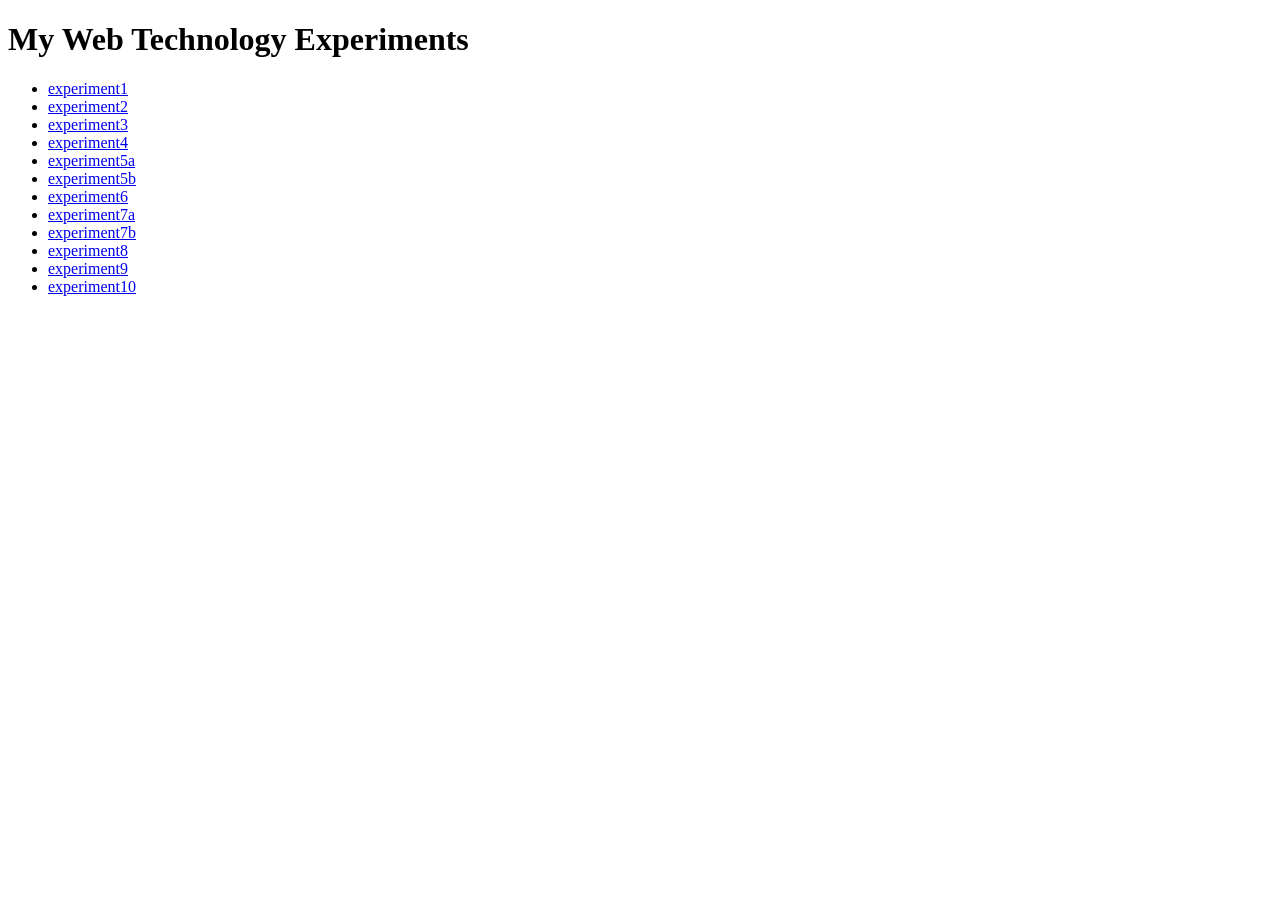
<file: index.html>
<!DOCTYPE html>
<html>
<head>
    <title>Web Technology Experiments</title>
</head>
<body>

    <h1>My Web Technology Experiments</h1>

    <ul>
        <li><a href="experiment1.html">experiment1</a></li>
        <li><a href="experiment2.html">experiment2</a></li>
        <li><a href="experiment3.html">experiment3</a></li>
        <li><a href="experiment4.html">experiment4</a></li>
        <li><a href="experiment5a.html">experiment5a</a></li>
        <li><a href="experiment5b.html">experiment5b</a></li>
        <li><a href="experiment6.html">experiment6</a></li>
        <li><a href="experiment7a.html">experiment7a</a></li>
        <li><a href="experiment7b.html">experiment7b</a></li>
        <li><a href="https://jumana.infinityfreeapp.com/portfolio.php">experiment8</a></li>
        <li><a href="https://jumana.infinityfreeapp.com/easybuy">experiment9</a></li>
        <li><a href="https://jumana.infinityfreeapp.com/experiment10">experiment10</a></li>
        
        
        
        
    </ul>

</body>

</html>
</file>
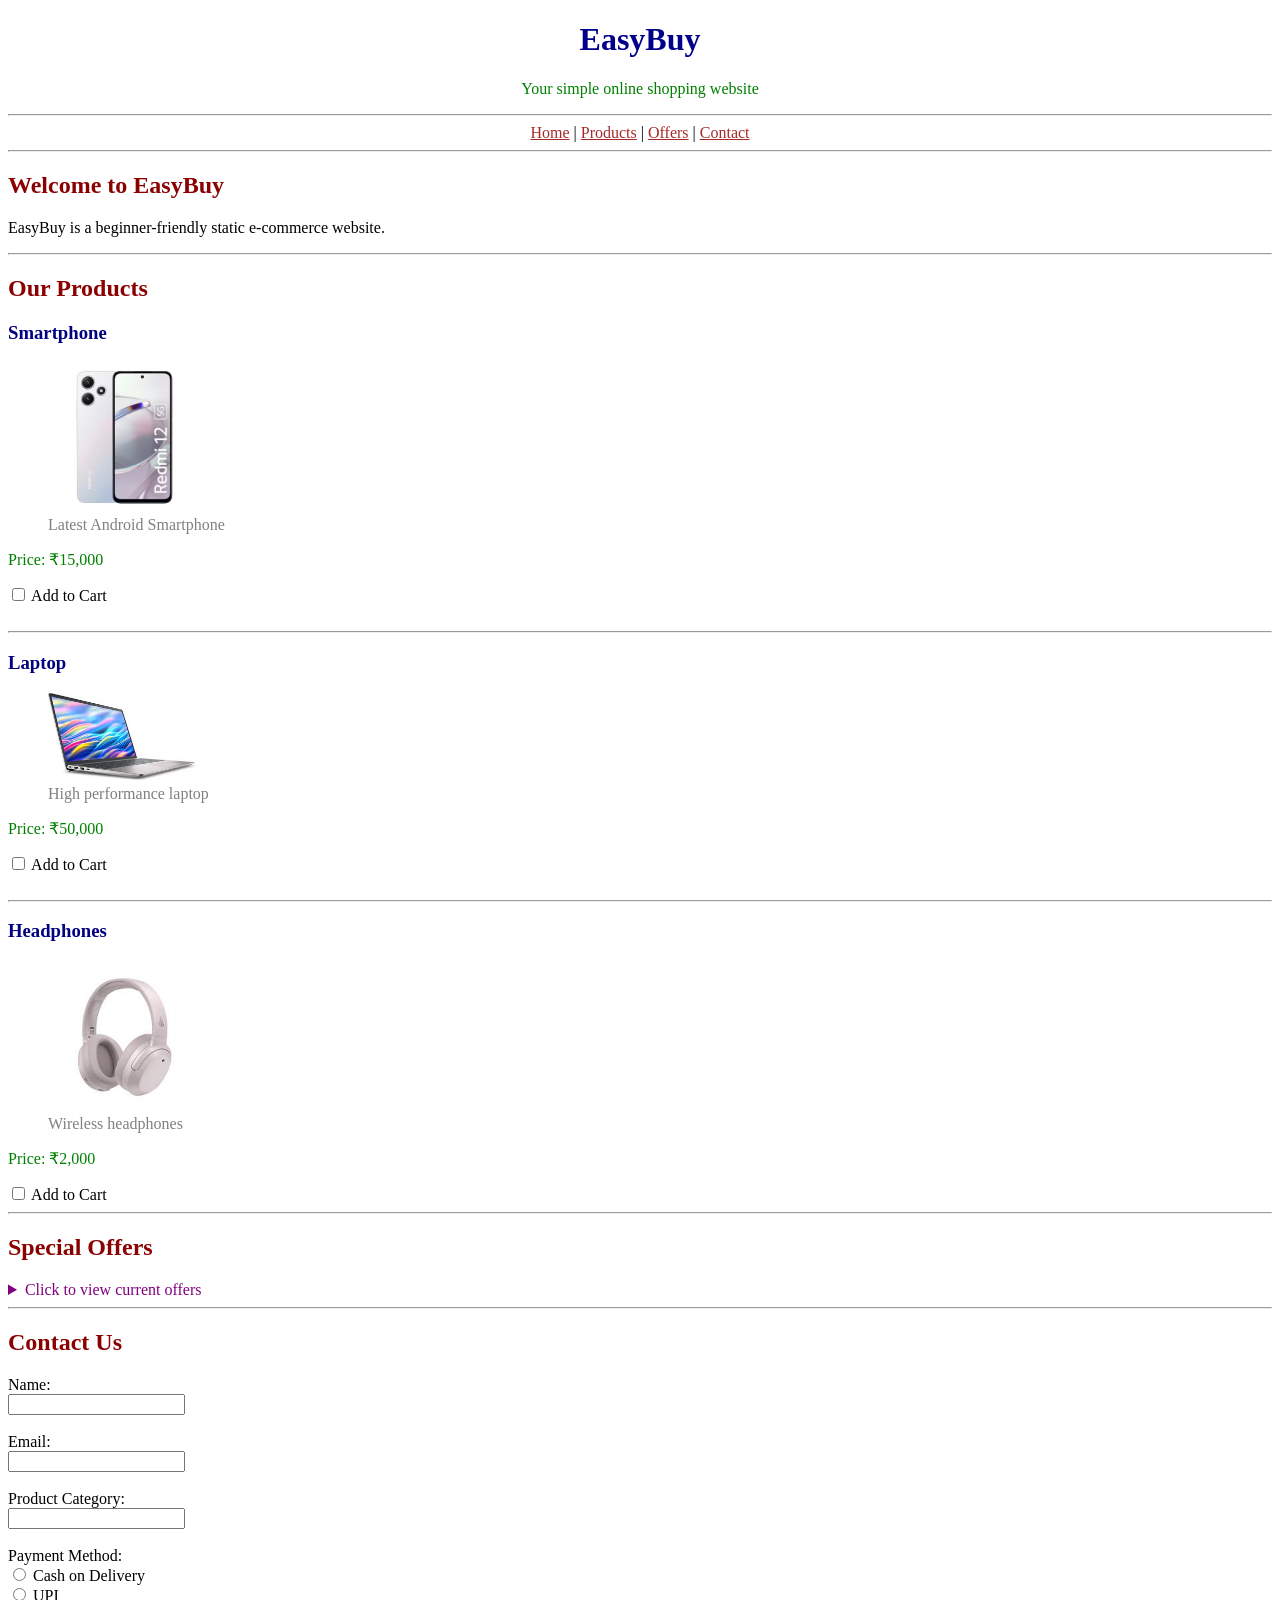
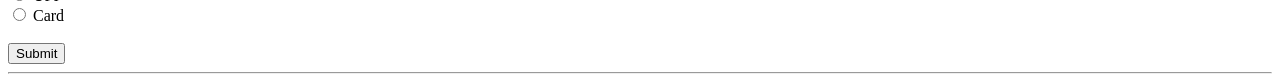
<file: Ecommerce.html>
<!DOCTYPE html>
<html lang="en">

<head>
    <meta charset="UTF-8">
    <title>EasyBuy E-Commerce</title>
</head>

<body>


<header align="center">
    <h1 style="color: darkblue;">EasyBuy</h1>
    <p style="color: green;">Your simple online shopping website</p>
</header>

<hr>


<nav align="center">
    <a href="#home" style="color: brown;">Home</a> |
    <a href="#products" style="color: brown;">Products</a> |
    <a href="#offers" style="color: brown;">Offers</a> |
    <a href="#contact" style="color: brown;">Contact</a>
</nav>

<hr>

<main>


<section id="home">
    <h2 style="color: darkred;">Welcome to EasyBuy</h2>
    <p style="color: black;">
        EasyBuy is a beginner-friendly static e-commerce website.
    </p>
</section>

<hr>


<section id="products">
    <h2 style="color: darkred;">Our Products</h2>

    
    <article>
        <h3 style="color: navy;">Smartphone</h3>

        <figure>
            <img src="mobile.png" alt="Smartphone" width="150">
            <figcaption style="color: gray;">Latest Android Smartphone</figcaption>
        </figure>

        <p style="color: green;">Price: ₹15,000</p>

        <label>
            <input type="checkbox"> Add to Cart
        </label>
    </article>

    <br><hr>

    
    <article>
        <h3 style="color: navy;">Laptop</h3>

        <figure>
            <img src="laptop.png" alt="Laptop image" width="150">
            <figcaption style="color: gray;">High performance laptop</figcaption>
        </figure>

        <p style="color: green;">Price: ₹50,000</p>

        <label>
            <input type="checkbox"> Add to Cart
        </label>
    </article>

    <br><hr>

    
    <article>
        <h3 style="color: navy;">Headphones</h3>

        <figure>
            <img src="headphones.png" alt="Headphones" width="150">
            <figcaption style="color: gray;">Wireless headphones</figcaption>
        </figure>

        <p style="color: green;">Price: ₹2,000</p>

        <label>
            <input type="checkbox"> Add to Cart
        </label>
    </article>

</section>

<hr>


<section id="offers">
    <h2 style="color: darkred;">Special Offers</h2>

    <details>
        <summary style="color: purple;">Click to view current offers</summary>
        <p style="color: darkgreen;">✔ 20% off on Smartphones</p>
        <p style="color: darkgreen;">✔ Free delivery on orders above ₹1000</p>
        <p style="color: darkgreen;">✔ Festival sale available</p>
    </details>
</section>

<hr>


<section id="contact">
    <h2 style="color: darkred;">Contact Us</h2>

    <form>
        <label style="color: black;">Name:</label><br>
        <input type="text" required><br><br>

        <label style="color: black;">Email:</label><br>
        <input type="email" required><br><br>

        <label style="color: black;">Product Category:</label><br>
        <input list="categories">
        <datalist id="categories">
            <option value="Smartphones">
            <option value="Laptops">
            <option value="Accessories">
        </datalist><br><br>

        <label style="color: black;">Payment Method:</label><br>
        <input type="radio" name="payment"> Cash on Delivery<br>
        <input type="radio" name="payment"> UPI<br>
        <input type="radio" name="payment"> Card<br><br>

        <input type="submit" value="Submit">
    </form>
</section>

</main>

<hr>



</body>
</html>
</file>
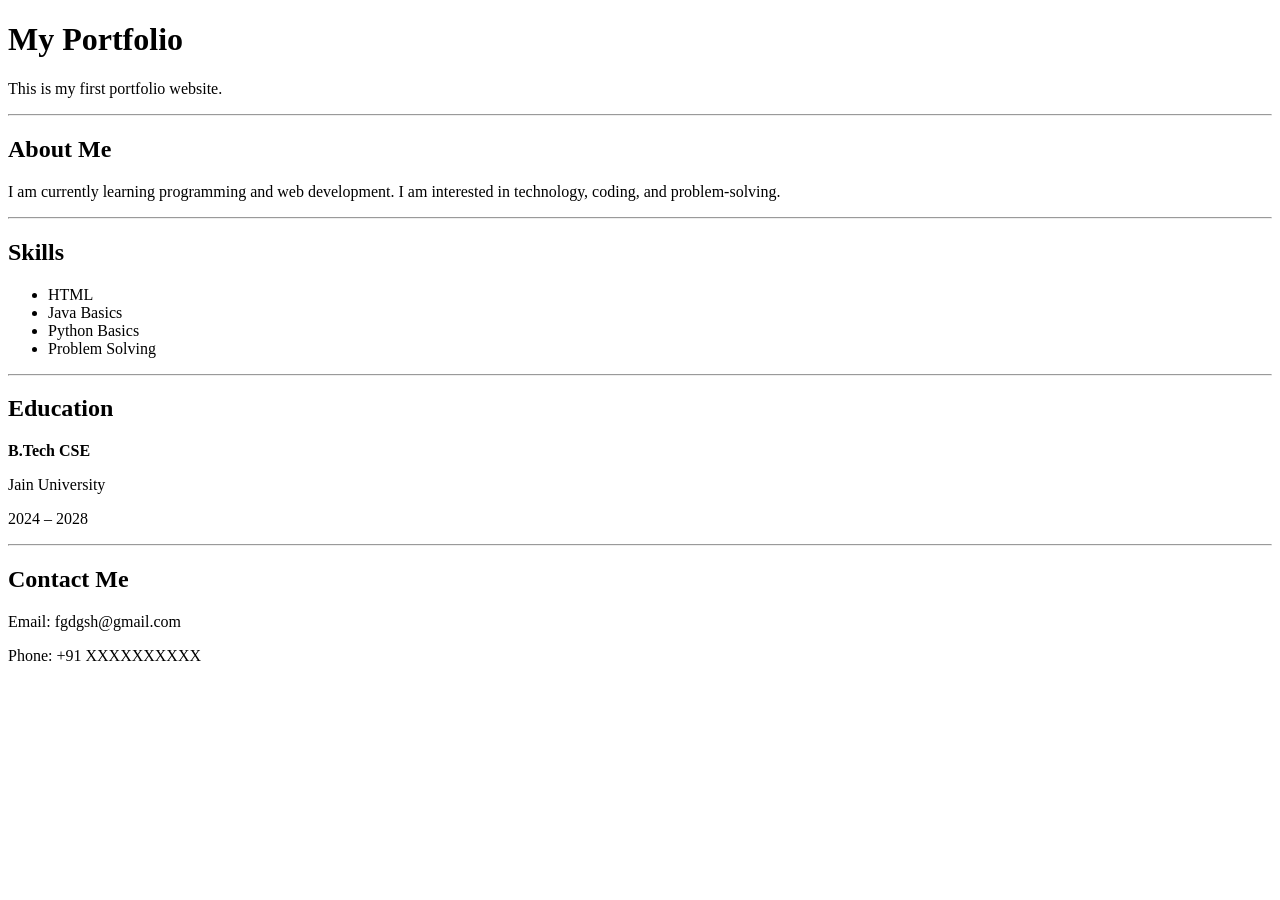
<file: experiment1.html>
<!DOCTYPE html>
<html>
<head>
    <title>My Portfolio</title>
</head>

<body>

   
    <h1>My Portfolio</h1>
    <p>This is my first portfolio website.</p>
    <hr>

    
    <h2>About Me</h2>
    <p>
        I am currently learning programming and web development.
        I am interested in technology, coding, and problem-solving.
    </p>
    <hr>

   
    <h2>Skills</h2>
    <ul>
        <li>HTML</li>
        <li>Java Basics</li>
        <li>Python Basics</li>
        <li>Problem Solving</li>
    </ul>
    <hr>

   
    <h2>Education</h2>

       <p><strong>B.Tech CSE</strong></p>
       <p>Jain University</p>
       <p>2024 – 2028</p>

<hr>


    

    
    <h2>Contact Me</h2>
    <p>Email: fgdgsh@gmail.com</p>
    <p>Phone: +91 XXXXXXXXXX</p>

    
    

</body>
</html>
</file>
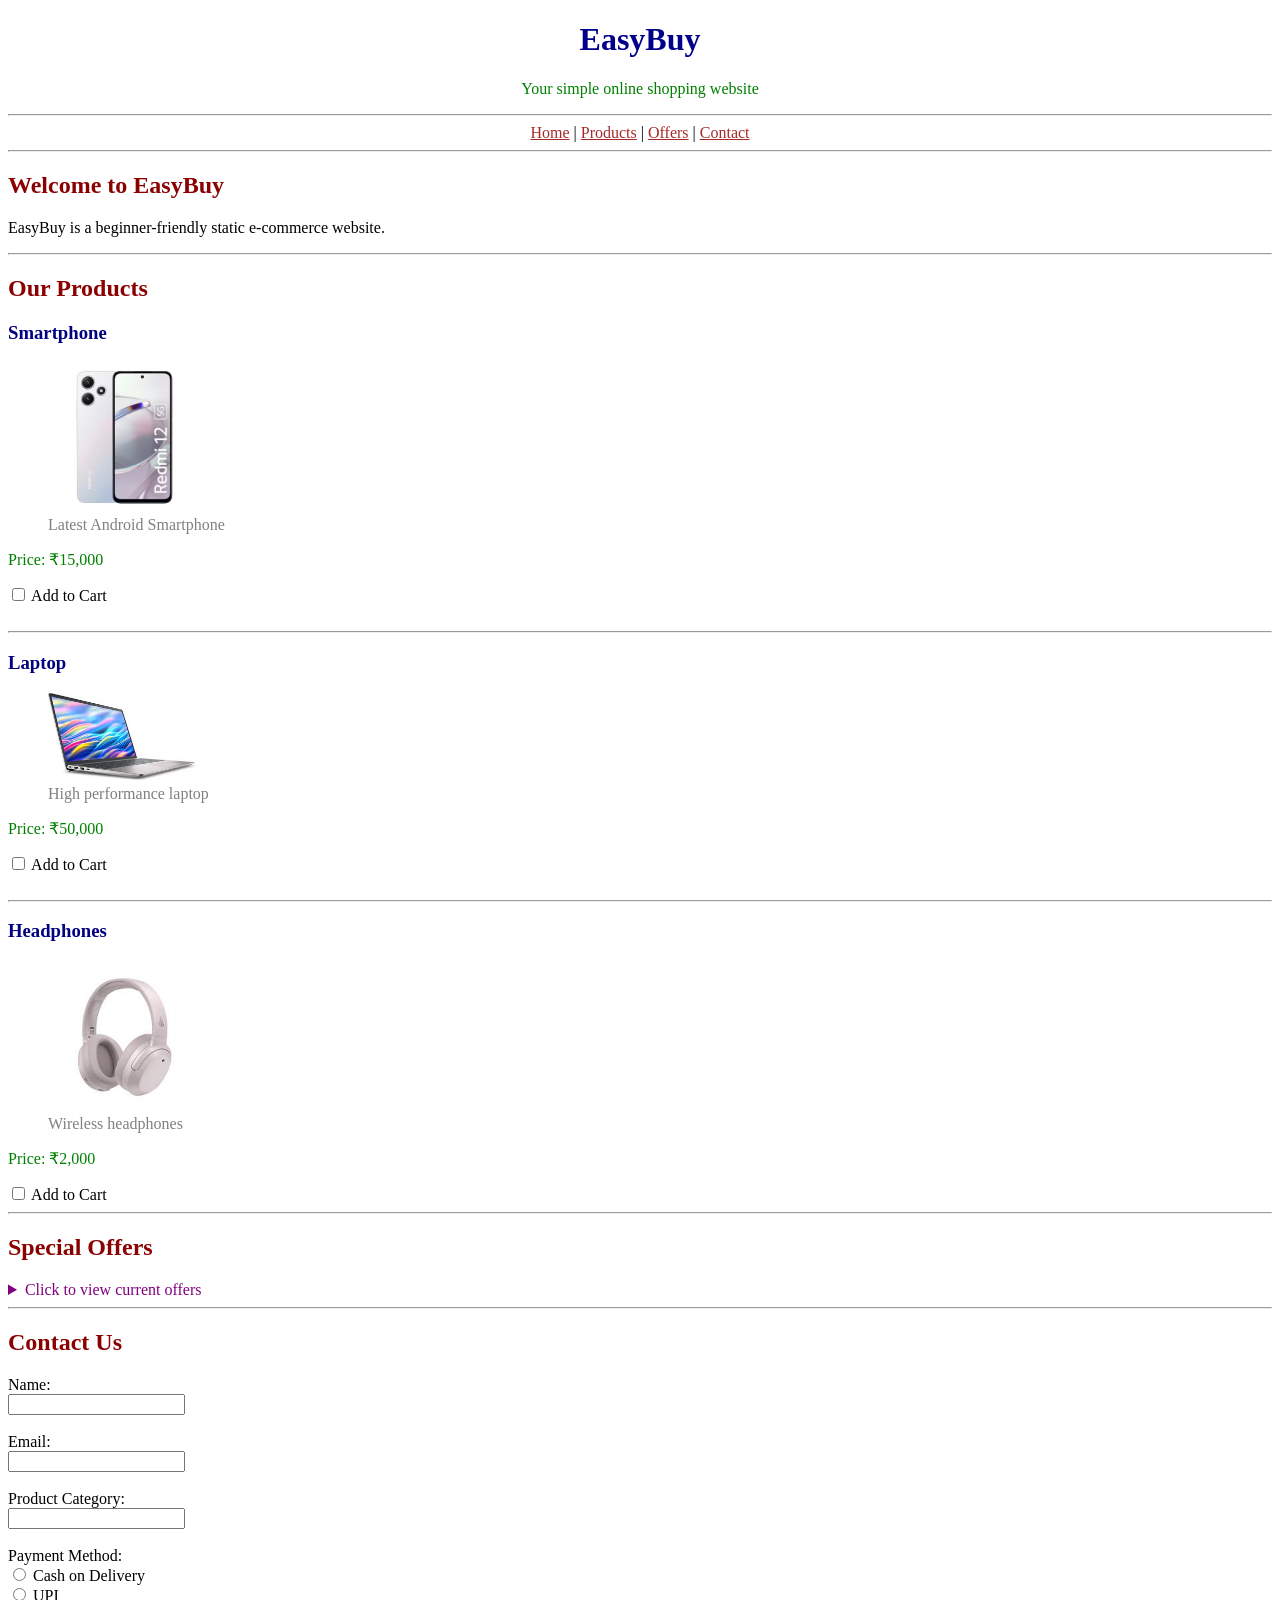
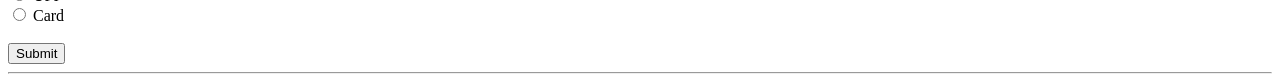
<file: experiment2.html>
<!DOCTYPE html>
<html lang="en">

<head>
    <meta charset="UTF-8">
    <title>EasyBuy E-Commerce</title>
</head>

<body>


<header align="center">
    <h1 style="color: darkblue;">EasyBuy</h1>
    <p style="color: green;">Your simple online shopping website</p>
</header>

<hr>


<nav align="center">
    <a href="#home" style="color: brown;">Home</a> |
    <a href="#products" style="color: brown;">Products</a> |
    <a href="#offers" style="color: brown;">Offers</a> |
    <a href="#contact" style="color: brown;">Contact</a>
</nav>

<hr>

<main>


<section id="home">
    <h2 style="color: darkred;">Welcome to EasyBuy</h2>
    <p style="color: black;">
        EasyBuy is a beginner-friendly static e-commerce website.
    </p>
</section>

<hr>


<section id="products">
    <h2 style="color: darkred;">Our Products</h2>

    
    <article>
        <h3 style="color: navy;">Smartphone</h3>

        <figure>
            <img src="mobile.png" alt="Smartphone" width="150">
            <figcaption style="color: gray;">Latest Android Smartphone</figcaption>
        </figure>

        <p style="color: green;">Price: ₹15,000</p>

        <label>
            <input type="checkbox"> Add to Cart
        </label>
    </article>

    <br><hr>

    
    <article>
        <h3 style="color: navy;">Laptop</h3>

        <figure>
            <img src="laptop.png" alt="Laptop image" width="150">
            <figcaption style="color: gray;">High performance laptop</figcaption>
        </figure>

        <p style="color: green;">Price: ₹50,000</p>

        <label>
            <input type="checkbox"> Add to Cart
        </label>
    </article>

    <br><hr>

    
    <article>
        <h3 style="color: navy;">Headphones</h3>

        <figure>
            <img src="headphones.png" alt="Headphones" width="150">
            <figcaption style="color: gray;">Wireless headphones</figcaption>
        </figure>

        <p style="color: green;">Price: ₹2,000</p>

        <label>
            <input type="checkbox"> Add to Cart
        </label>
    </article>

</section>

<hr>


<section id="offers">
    <h2 style="color: darkred;">Special Offers</h2>

    <details>
        <summary style="color: purple;">Click to view current offers</summary>
        <p style="color: darkgreen;">✔ 20% off on Smartphones</p>
        <p style="color: darkgreen;">✔ Free delivery on orders above ₹1000</p>
        <p style="color: darkgreen;">✔ Festival sale available</p>
    </details>
</section>

<hr>


<section id="contact">
    <h2 style="color: darkred;">Contact Us</h2>

    <form>
        <label style="color: black;">Name:</label><br>
        <input type="text" required><br><br>

        <label style="color: black;">Email:</label><br>
        <input type="email" required><br><br>

        <label style="color: black;">Product Category:</label><br>
        <input list="categories">
        <datalist id="categories">
            <option value="Smartphones">
            <option value="Laptops">
            <option value="Accessories">
        </datalist><br><br>

        <label style="color: black;">Payment Method:</label><br>
        <input type="radio" name="payment"> Cash on Delivery<br>
        <input type="radio" name="payment"> UPI<br>
        <input type="radio" name="payment"> Card<br><br>

        <input type="submit" value="Submit">
    </form>
</section>

</main>

<hr>



</body>
</html>
</file>
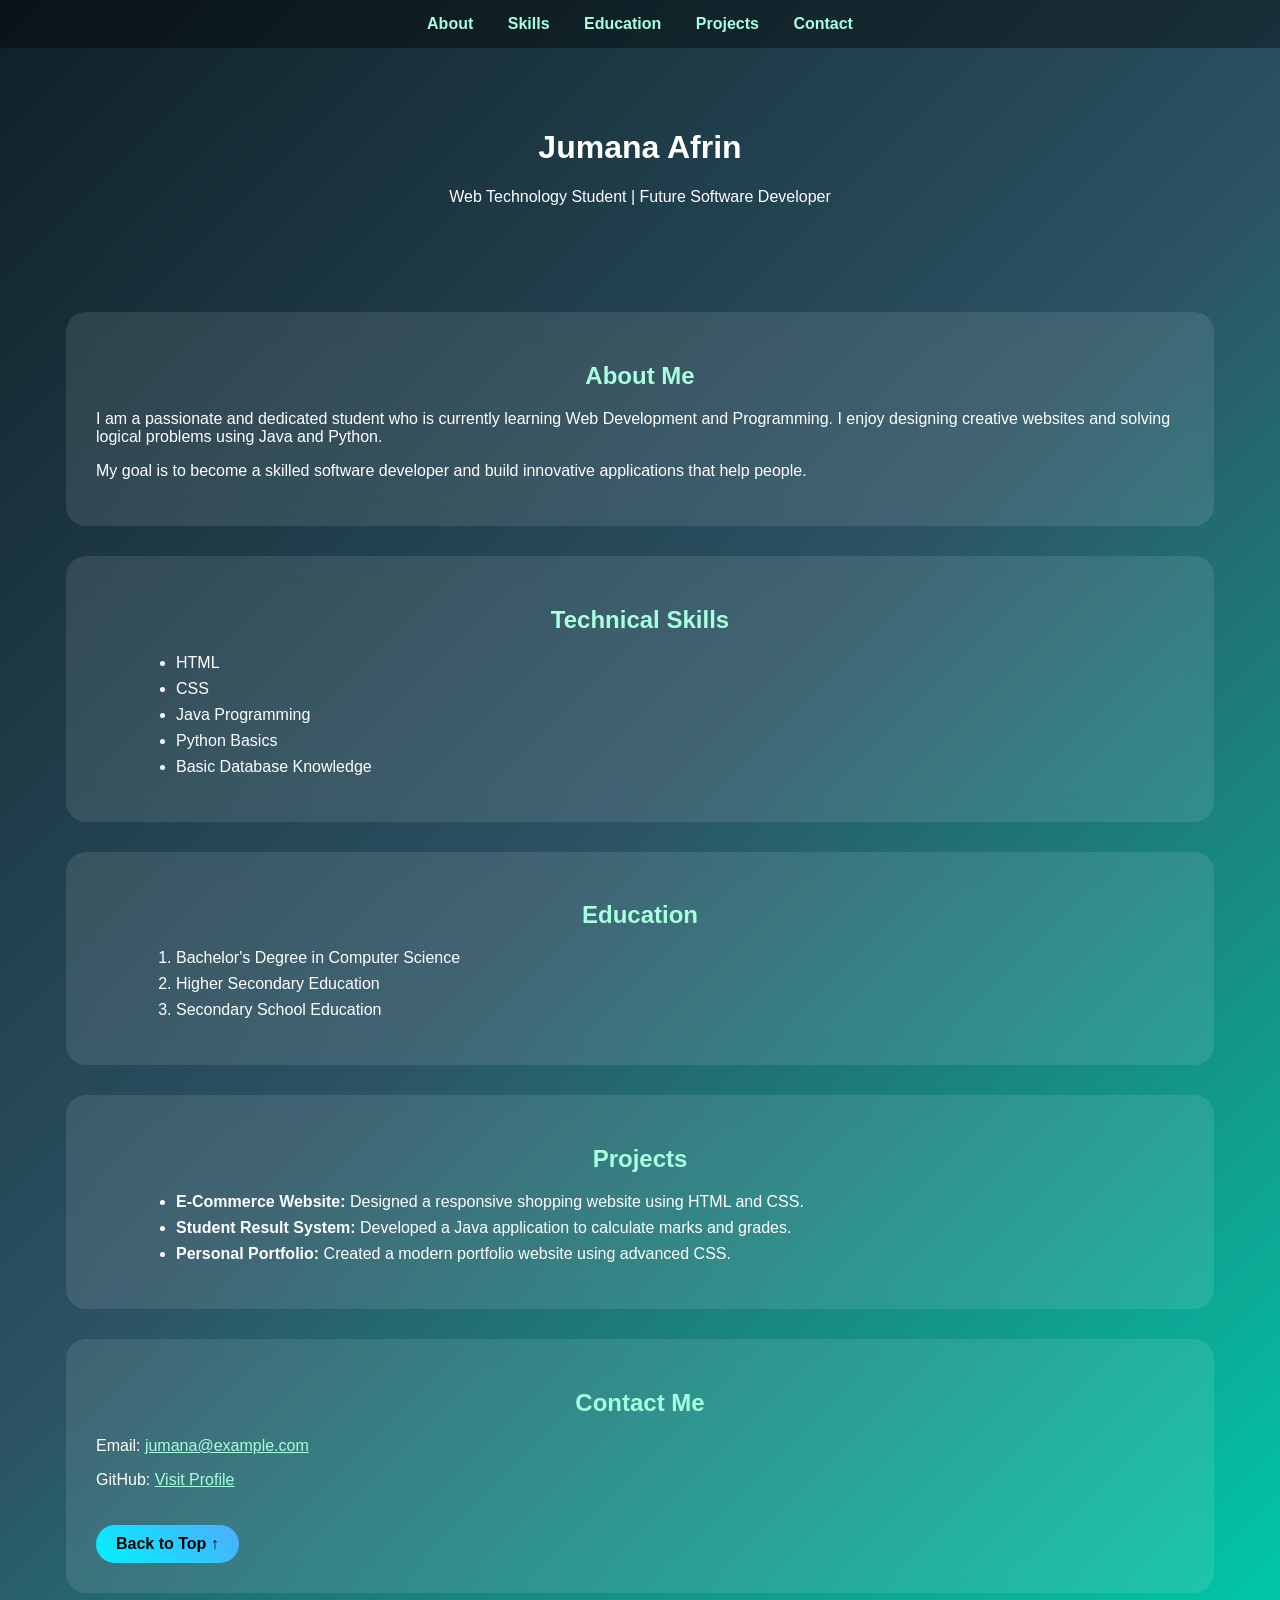
<file: experiment3.html>
<!DOCTYPE html>
<html lang="en">
<head>
    <meta charset="UTF-8">
    <title>Jumana Afrin | Student Portfolio</title>

    <style>
        body {
            margin: 0;
            font-family: 'Segoe UI', sans-serif;
            background: linear-gradient(135deg, #0f2027, #2c5364, #00c9a7);
            color: white;
            scroll-behavior: smooth;
        }

        nav {
            text-align: center;
            padding: 15px;
            background: rgba(0,0,0,0.4);
        }

        nav a {
            color: #a8ffdf;
            text-decoration: none;
            margin: 0 15px;
            font-weight: bold;
        }

        nav a:hover {
            color: white;
        }

        header {
            text-align: center;
            padding: 60px 20px;
        }

        .container {
            width: 85%;
            margin: 30px auto;
            background: rgba(255, 255, 255, 0.1);
            backdrop-filter: blur(12px);
            border-radius: 20px;
            padding: 30px;
        }

        h2 {
            text-align: center;
            color: #a8ffdf;
        }

        ul, ol {
            margin-left: 40px;
        }

        li {
            margin-bottom: 8px;
        }

        .btn {
            display: inline-block;
            margin-top: 20px;
            padding: 10px 20px;
            border-radius: 25px;
            background: linear-gradient(45deg, #00f2fe, #4facfe);
            color: black;
            text-decoration: none;
            font-weight: bold;
        }

        footer {
            text-align: center;
            padding: 15px;
            background: rgba(0,0,0,0.4);
        }
    </style>
</head>

<body id="top">

<nav>
    <a href="#about">About</a>
    <a href="#skills">Skills</a>
    <a href="#education">Education</a>
    <a href="#projects">Projects</a>
    <a href="#contact">Contact</a>
</nav>

<header>
    <h1>Jumana Afrin</h1>
    <p>Web Technology Student | Future Software Developer</p>
</header>


<div class="container" id="about">
    <h2>About Me</h2>

    <p>
        I am a passionate and dedicated student who is currently learning
        Web Development and Programming. I enjoy designing creative websites
        and solving logical problems using Java and Python.
    </p>

    <p>
        My goal is to become a skilled software developer and build
        innovative applications that help people.
    </p>
</div>


<div class="container" id="skills">
    <h2>Technical Skills</h2>

    <ul>
        <li>HTML</li>
        <li>CSS</li>
        <li>Java Programming</li>
        <li>Python Basics</li>
        <li>Basic Database Knowledge</li>
    </ul>
</div>


<div class="container" id="education">
    <h2>Education</h2>

    <ol>
        <li>Bachelor's Degree in Computer Science</li>
        <li>Higher Secondary Education</li>
        <li>Secondary School Education</li>
    </ol>
</div>


<div class="container" id="projects">
    <h2>Projects</h2>

    <ul>
        <li>
            <strong>E-Commerce Website:</strong>
            Designed a responsive shopping website using HTML and CSS.
        </li>

        <li>
            <strong>Student Result System:</strong>
            Developed a Java application to calculate marks and grades.
        </li>

        <li>
            <strong>Personal Portfolio:</strong>
            Created a modern portfolio website using advanced CSS.
        </li>
    </ul>
</div>


<div class="container" id="contact">
    <h2>Contact Me</h2>

    <p>Email: 
        <a href="mailto:jumana@example.com" style="color:#a8ffdf;">
            jumana@example.com
        </a>
    </p>

    <p>GitHub:
        <a href="https://github.com" target="_blank" style="color:#a8ffdf;">
            Visit Profile
        </a>
    </p>

    <a href="#top" class="btn">Back to Top ↑</a>
</div>



</body>
</html>
</file>
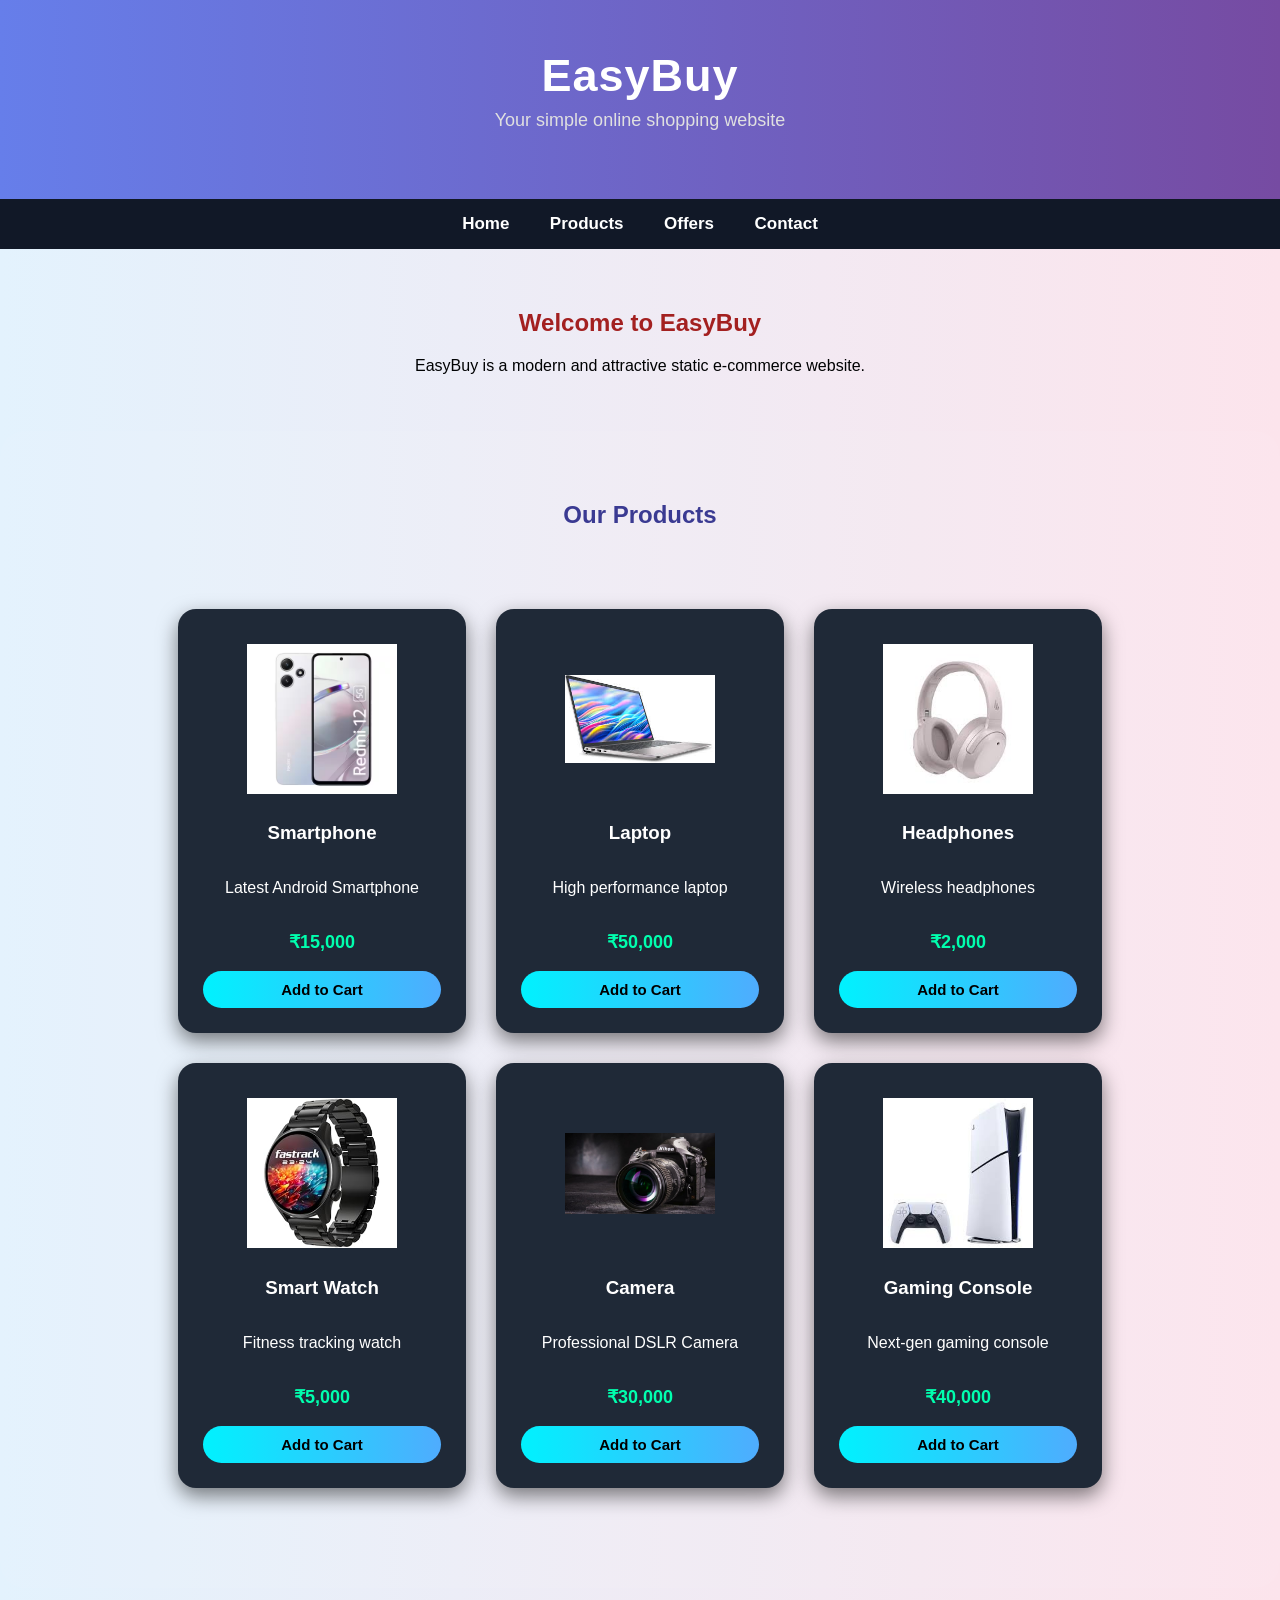
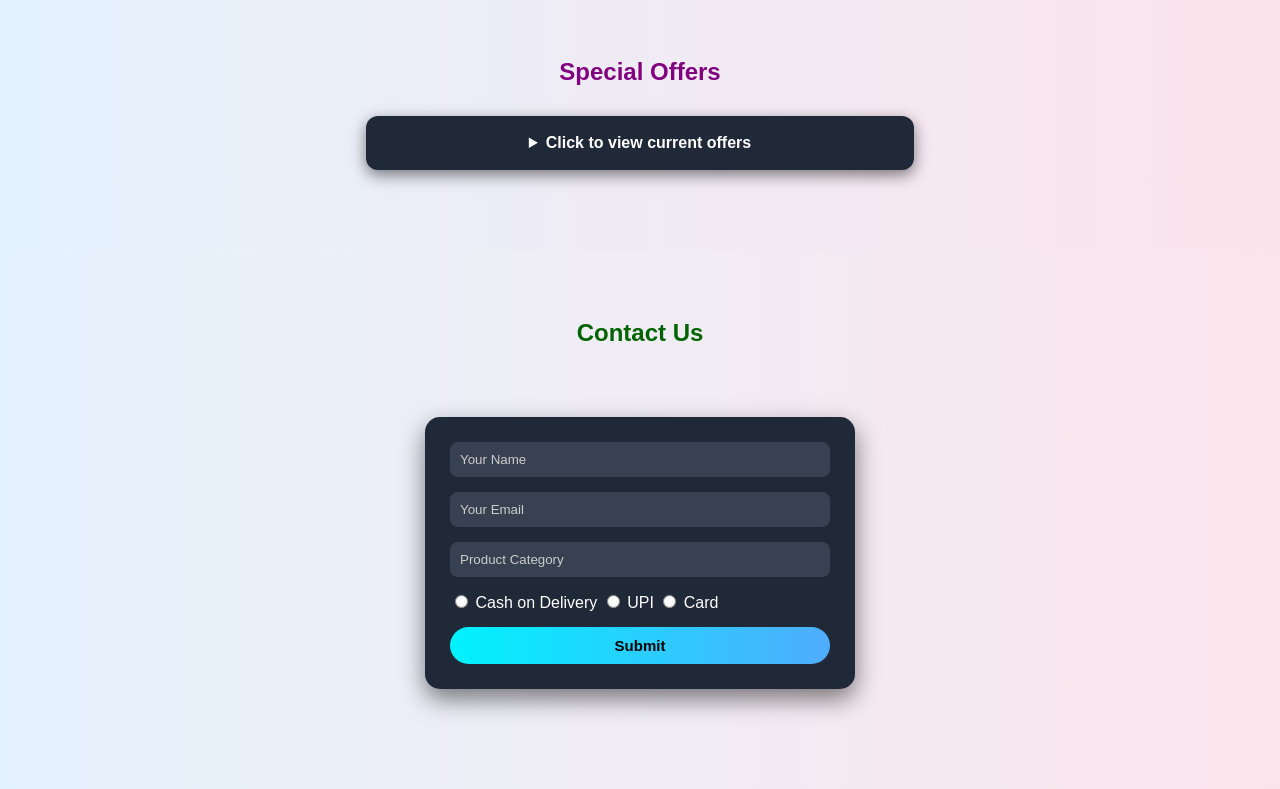
<file: experiment4.html>
<!DOCTYPE html>
<html lang="en">

<head>
    <meta charset="UTF-8">
    <title>EasyBuy E-Commerce</title>

    
    <link rel="stylesheet" href="style2.css">

    
    <style>

        
        body {
            margin: 0;
            font-family: 'Segoe UI', sans-serif;
            background: linear-gradient(135deg, #0f2027, #203a43, #2c5364);
            color: #ffffff;
        }
        
        
        header {
            background: linear-gradient(to right, #1f1c2c, #928dab);
            text-align: center;
            padding: 35px 20px;
        }
        
        header h1 {
            margin: 0;
            font-size: 42px;
            letter-spacing: 1px;
        }
        
        header p {
            margin-top: 8px;
            font-size: 17px;
            color: #e0e0e0;
        }
        
        
        nav {
            background: #111827;
            padding: 15px 0;
            text-align: center;
            position: sticky;
            top: 0;
            z-index: 100;
        }
        
        nav a {
            color: #ffffff;
            margin: 0 18px;
            text-decoration: none;
            font-weight: 600;
            font-size: 17px;
            transition: 0.3s;
        }
        
        nav a:hover {
            color: #00f2fe;
        }
        
        
        section {
            padding: 50px 10%;
        }
        
    
        #home {
            text-align: center;
        }
        
        
        #products {
            background: rgba(255,255,255,0.03);
            border-radius: 25px;
        }
        
        
        .product-container {
            display: grid;
            grid-template-columns: repeat(3, 1fr);
            gap: 30px;
            margin-top: 30px;
        }
        
        
        .card {
            background: #1f2937;
            padding: 25px;
            border-radius: 18px;
            text-align: center;
            box-shadow: 0 8px 20px rgba(0,0,0,0.5);
            transition: 0.3s ease;
        }
        
        .card:hover {
            transform: translateY(-10px);
            box-shadow: 0 15px 30px rgba(0,0,0,0.7);
        }
        
        
        .img-box {
            height: 170px;
            display: flex;
            justify-content: center;
            align-items: center;
        }
        
        .product-img {
            max-height: 100%;
            max-width: 100%;
            object-fit: contain;
        }
        
        
        .price {
            color: #00ffae;
            font-weight: bold;
            font-size: 18px;
        }
        
        
        button {
            padding: 10px 20px;
            border: none;
            border-radius: 30px;
            background: linear-gradient(to right, #00f2fe, #4facfe);
            color: #000;
            font-weight: bold;
            cursor: pointer;
            transition: 0.3s;
        }
        
        button:hover {
            transform: scale(1.07);
        }
        
        
        #offers {
            text-align: center;
        }
        
        details {
            background: #1f2937;
            padding: 18px;
            width: 50%;
            margin: 30px auto;
            border-radius: 12px;
            box-shadow: 0 5px 15px rgba(0,0,0,0.5);
        }
        
        
        #contact {
            background: rgba(255,255,255,0.03);
            border-radius: 25px;
        }
        
        .contact-box {
            display: flex;
            justify-content: center;
        }
        
        form {
            background: #1f2937;
            padding: 25px;
            border-radius: 15px;
            width: 380px;
            box-shadow: 0 10px 25px rgba(0,0,0,0.5);
            display: flex;
            flex-direction: column;
            gap: 15px;
        }
        
        input {
            padding: 10px;
            border-radius: 8px;
            border: none;
            background: #374151;
            color: white;
        }
        
        input::placeholder {
            color: #ccc;
        }
        
        input:focus {
            outline: 2px solid #00f2fe;
        }
        
        </style>
</head>

<body style="margin:0; font-family: Arial, sans-serif; background: linear-gradient(to right, #e3f2fd, #fce4ec);">


<header style="background: linear-gradient(to right, #667eea, #764ba2); 
               color: white; 
               text-align: center; 
               padding: 50px;">
    <h1 style="font-size: 45px;">EasyBuy</h1>
    <p style="font-size: 18px;">Your simple online shopping website</p>
</header>

<nav>
    <a href="#home">Home</a>
    <a href="#products">Products</a>
    <a href="#offers">Offers</a>
    <a href="#contact">Contact</a>
</nav>

<main>

<section id="home" style="text-align:center; padding:40px;">
    <h2 style="color: rgb(163, 32, 32);">Welcome to EasyBuy</h2>
    <p style="color: #000203;">EasyBuy is a modern and attractive static e-commerce website.</p>
</section>


<section id="products">
    <h2 style="color: rgb(58, 58, 146);text-align: center;">Our Products</h2>

    <div class="product-container">

        <article class="card">
            <div class="img-box">
                <img src="mobile.png" alt="Smartphone" class="product-img" width="150">
            </div>
            <h3>Smartphone</h3>
            <p>Latest Android Smartphone</p>
            <p class="price">₹15,000</p>
            <button>Add to Cart</button>
        </article>

        <article class="card">
            <div class="img-box">
                <img src="laptop.png" alt="Laptop" class="product-img" width="150">
            </div>
            <h3>Laptop</h3>
            <p>High performance laptop</p>
            <p class="price">₹50,000</p>
            <button>Add to Cart</button>
        </article>

        <article class="card">
            <div class="img-box">
                <img src="headphones.png" alt="Headphones" class="product-img" width="150">
            </div>
            <h3>Headphones</h3>
            <p>Wireless headphones</p>
            <p class="price">₹2,000</p>
            <button>Add to Cart</button>
        </article>

        <article class="card">
            <div class="img-box">
            <img src="smartwatch.png" alt="Smart Watch" class="product-img" width="150">
            </div>
            <h3>Smart Watch</h3>
            <p>Fitness tracking watch</p>
            <p class="price">₹5,000</p>
            <button>Add to Cart</button>
        </article>

        <article class="card">
            <div class="img-box">
            <img src="camera.png" alt="Camera" class="product-img" width="150">
            </div>
            <h3>Camera</h3>
            <p>Professional DSLR Camera</p>
            <p class="price">₹30,000</p>
            <button>Add to Cart</button>
        </article>

        <article class="card">
            <div class="img-box">
            <img src="gaming.png" alt="Gaming Console" class="product-img" width="150">
            </div>
            <h3>Gaming Console</h3>
            <p>Next-gen gaming console</p>
            <p class="price">₹40,000</p>
            <button>Add to Cart</button>
        </article>

    </div>
</section>

<section id="offers">
    <h2 style="color: purple;">Special Offers</h2>

    <details>
        <summary style="font-weight:bold; cursor:pointer;">Click to view current offers</summary>
        <p>✔ 20% off on Smartphones</p>
        <p>✔ Free delivery on orders above ₹1000</p>
        <p>✔ Festival sale available</p>
    </details>
</section>

<section id="contact">
    <h2 style="color: darkgreen;text-align: center;">Contact Us</h2>

    <div class="contact-box">
        <form>
            <input type="text" placeholder="Your Name" required>
            <input type="email" placeholder="Your Email" required>
            <input list="categories" placeholder="Product Category">
            <datalist id="categories">
                <option value="Smartphones">
                <option value="Laptops">
                <option value="Accessories">
            </datalist>

            <div>
                <label><input type="radio" name="payment"> Cash on Delivery</label>
                <label><input type="radio" name="payment"> UPI</label>
                <label><input type="radio" name="payment"> Card</label>
            </div>

            <button type="submit">Submit</button>
        </form>
    </div>
</section>

</main>


</body>
</html>
</file>
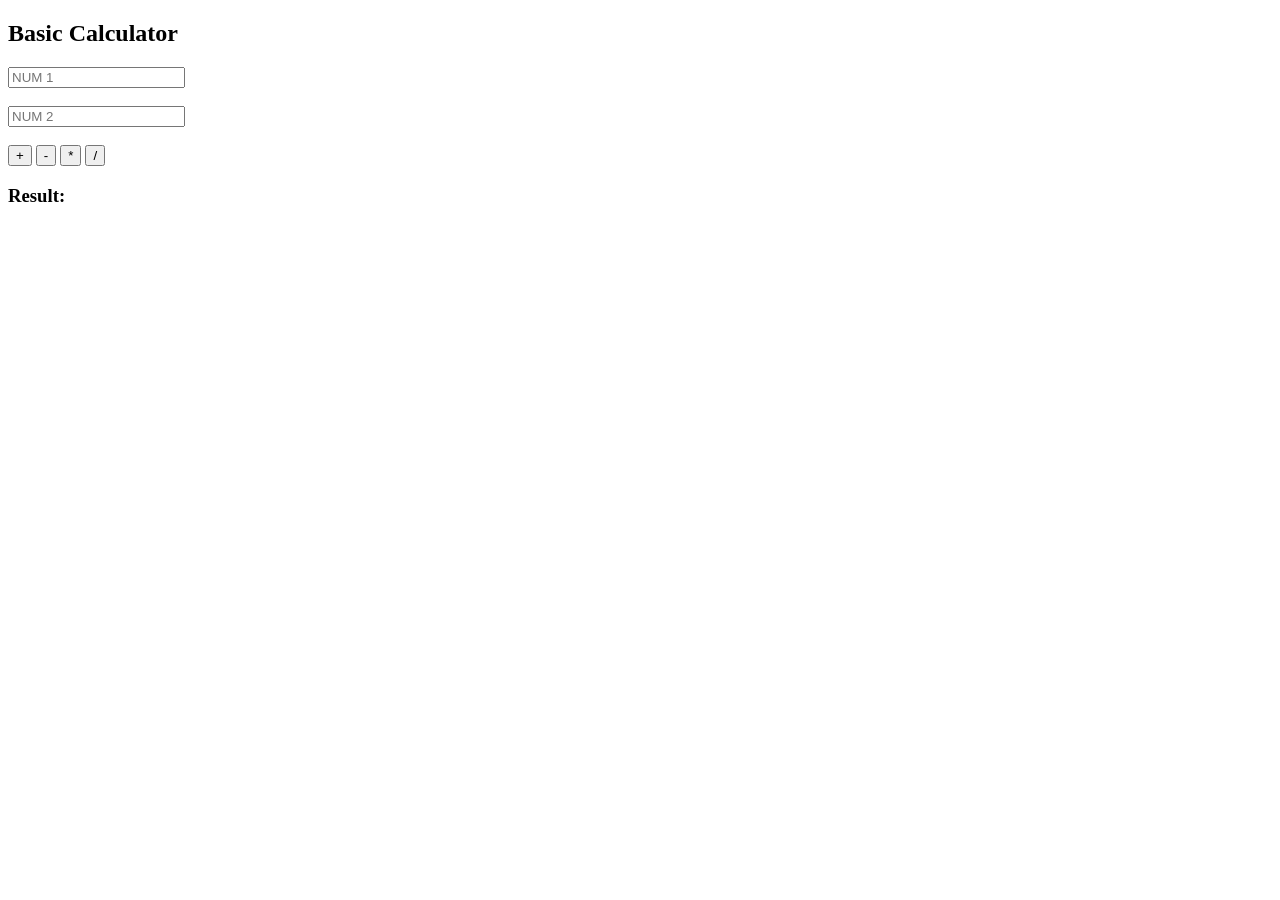
<file: experiment5a.html>
<!DOCTYPE html>
<html>
<head>
    <title>Basic Calculator</title>
</head>
<body>

<h2>Basic Calculator</h2>


<div>
    <input type="number" id="num1" placeholder="NUM 1">
</div>

<br>

<div>
    <input type="number" id="num2" placeholder="NUM 2">
</div>

<br>


<button onclick="calculate('+')">+</button>
<button onclick="calculate('-')">-</button>
<button onclick="calculate('*')">*</button>
<button onclick="calculate('/')">/</button>

<h3>Result: <span id="result"></span></h3>

<script>
function calculate(operator) {
    let a = Number(document.getElementById("num1").value);
    let b = Number(document.getElementById("num2").value);
    let result;

    if (operator === "+") {
        result = a + b;
    } else if (operator === "-") {
        result = a - b;
    } else if (operator === "*") {
        result = a * b;
    } else if (operator === "/") {
        result = a / b;
    }

    document.getElementById("result").innerText = result;
}
</script>

</body>
</html>
</file>
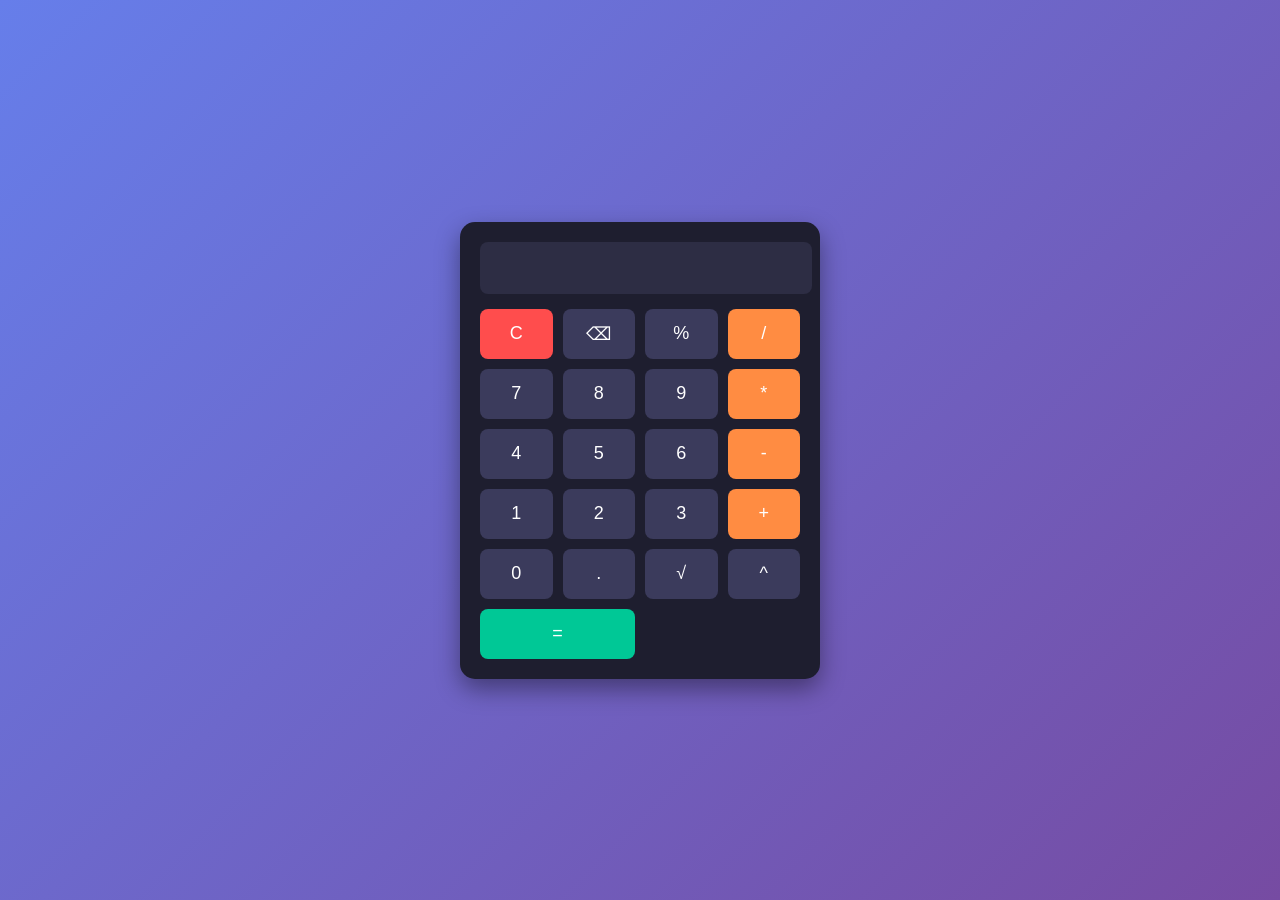
<file: experiment5b.html>
<!DOCTYPE html>
<html>
<head>
    <title>Advanced Calculator</title>
    <meta name="viewport" content="width=device-width, initial-scale=1.0">
    
   
    <link rel="stylesheet" href="style3.css">
</head>
<body>

<div class="calculator">
    <input type="text" id="display" readonly>

    <div class="buttons">
        <button class="clear" onclick="clearDisplay()">C</button>
        <button onclick="deleteLast()">⌫</button>
        <button onclick="appendValue('%')">%</button>
        <button class="operator" onclick="appendValue('/')">/</button>

        <button onclick="appendValue('7')">7</button>
        <button onclick="appendValue('8')">8</button>
        <button onclick="appendValue('9')">9</button>
        <button class="operator" onclick="appendValue('*')">*</button>

        <button onclick="appendValue('4')">4</button>
        <button onclick="appendValue('5')">5</button>
        <button onclick="appendValue('6')">6</button>
        <button class="operator" onclick="appendValue('-')">-</button>

        <button onclick="appendValue('1')">1</button>
        <button onclick="appendValue('2')">2</button>
        <button onclick="appendValue('3')">3</button>
        <button class="operator" onclick="appendValue('+')">+</button>

        <button onclick="appendValue('0')">0</button>
        <button onclick="appendValue('.')">.</button>
        <button onclick="squareRoot()">√</button>
        <button onclick="power()">^</button>

        <button class="equal" onclick="calculate()">=</button>
    </div>
</div>

<!-- Link JavaScript -->
<script src="script.js"></script>

</body>
</html>
</file>
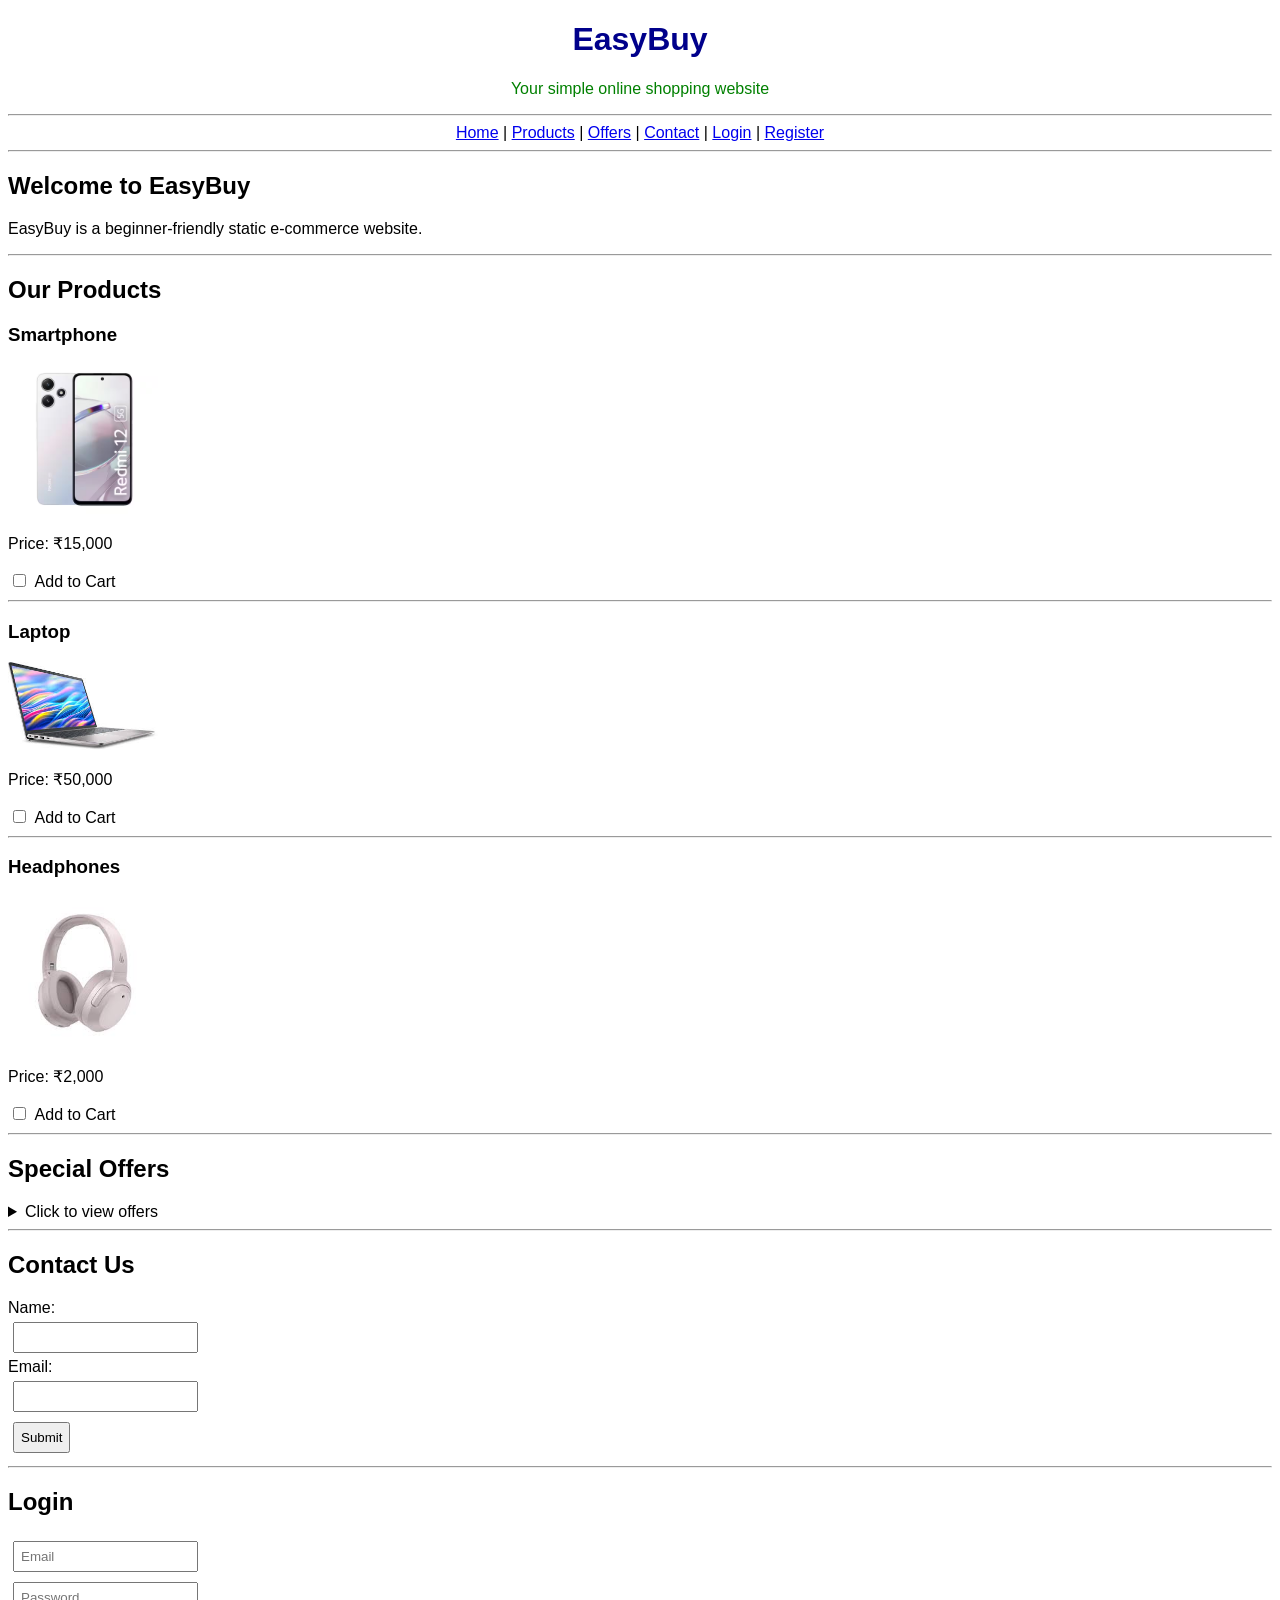
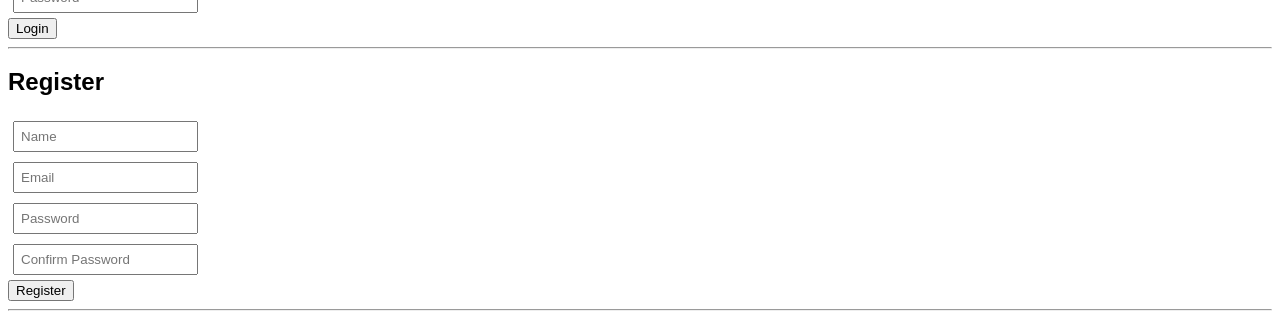
<file: Experiment6.html>
<!DOCTYPE html>
<html lang="en">

<head>
<meta charset="UTF-8">
<title>EasyBuy E-Commerce</title>

<style>
    body { font-family: Arial; }
    input { margin: 5px; padding: 6px; }
    .error { color: red; font-size: 12px; }
    .success { color: green; }
</style>

</head>

<body>

<header align="center">
    <h1 style="color: darkblue;">EasyBuy</h1>
    <p style="color: green;">Your simple online shopping website</p>
</header>

<hr>

<nav align="center">
    <a href="#home">Home</a> |
    <a href="#products">Products</a> |
    <a href="#offers">Offers</a> |
    <a href="#contact">Contact</a> |
    <a href="#login">Login</a> |
    <a href="#register">Register</a>
</nav>

<hr>

<main>


<section id="home">
    <h2>Welcome to EasyBuy</h2>
    <p>EasyBuy is a beginner-friendly static e-commerce website.</p>
</section>

<hr>


<section id="products">
    <h2>Our Products</h2>

    <article>
        <h3>Smartphone</h3>
        <img src="mobile.png" width="150">
        <p>Price: ₹15,000</p>
        <input type="checkbox"> Add to Cart
    </article>

    <hr>

    <article>
        <h3>Laptop</h3>
        <img src="laptop.png" width="150">
        <p>Price: ₹50,000</p>
        <input type="checkbox"> Add to Cart
    </article>

    <hr>

    <article>
        <h3>Headphones</h3>
        <img src="headphones.png" width="150">
        <p>Price: ₹2,000</p>
        <input type="checkbox"> Add to Cart
    </article>
</section>

<hr>


<section id="offers">
    <h2>Special Offers</h2>
    <details>
        <summary>Click to view offers</summary>
        <p>✔ 20% off on Smartphones</p>
        <p>✔ Free delivery above ₹1000</p>
    </details>
</section>

<hr>


<section id="contact">
    <h2>Contact Us</h2>
    <form>
        Name:<br>
        <input type="text" required><br>
        Email:<br>
        <input type="email" required><br>
        <input type="submit">
    </form>
</section>

<hr>


<section id="login">
    <h2>Login</h2>

    <input type="email" id="loginEmail" placeholder="Email"><br>
    <div id="loginEmailError" class="error"></div>

    <input type="password" id="loginPass" placeholder="Password"><br>
    <div id="loginPassError" class="error"></div>

    <button onclick="login()">Login</button>
    <div id="loginMsg" class="success"></div>
</section>

<hr>


<section id="register">
    <h2>Register</h2>

    <input type="text" id="name" placeholder="Name"><br>
    <div id="nameError" class="error"></div>

    <input type="email" id="email" placeholder="Email"><br>
    <div id="emailError" class="error"></div>

    <input type="password" id="pass" placeholder="Password"><br>
    <div id="passError" class="error"></div>

    <input type="password" id="confirm" placeholder="Confirm Password"><br>
    <div id="confirmError" class="error"></div>

    <button onclick="register()">Register</button>
    <div id="regMsg" class="success"></div>
</section>

</main>

<hr>

<script>

function register() {
    let name = document.getElementById("name").value;
    let email = document.getElementById("email").value;
    let pass = document.getElementById("pass").value;
    let confirm = document.getElementById("confirm").value;

    let valid = true;

    document.querySelectorAll(".error").forEach(e => e.innerText = "");

    if (name === "") {
        document.getElementById("nameError").innerText = "Enter name";
        valid = false;
    }

    if (!email.includes("@")) {
        document.getElementById("emailError").innerText = "Invalid email";
        valid = false;
    }

    if (pass.length < 6) {
        document.getElementById("passError").innerText = "Minimum 6 characters";
        valid = false;
    }

    if (pass !== confirm) {
        document.getElementById("confirmError").innerText = "Passwords do not match";
        valid = false;
    }

    if (valid) {
        localStorage.setItem("email", email);
        localStorage.setItem("pass", pass);
        document.getElementById("regMsg").innerText = "Registration Successful!";
    }
}


function login() {
    let email = document.getElementById("loginEmail").value;
    let pass = document.getElementById("loginPass").value;

    let storedEmail = localStorage.getItem("email");
    let storedPass = localStorage.getItem("pass");

    document.getElementById("loginEmailError").innerText = "";
    document.getElementById("loginPassError").innerText = "";

    if (email !== storedEmail) {
        document.getElementById("loginEmailError").innerText = "Email not found";
        return;
    }

    if (pass !== storedPass) {
        document.getElementById("loginPassError").innerText = "Wrong password";
        return;
    }

    document.getElementById("loginMsg").innerText = "Login Successful!";
}
</script>

</body>
</html>
</file>
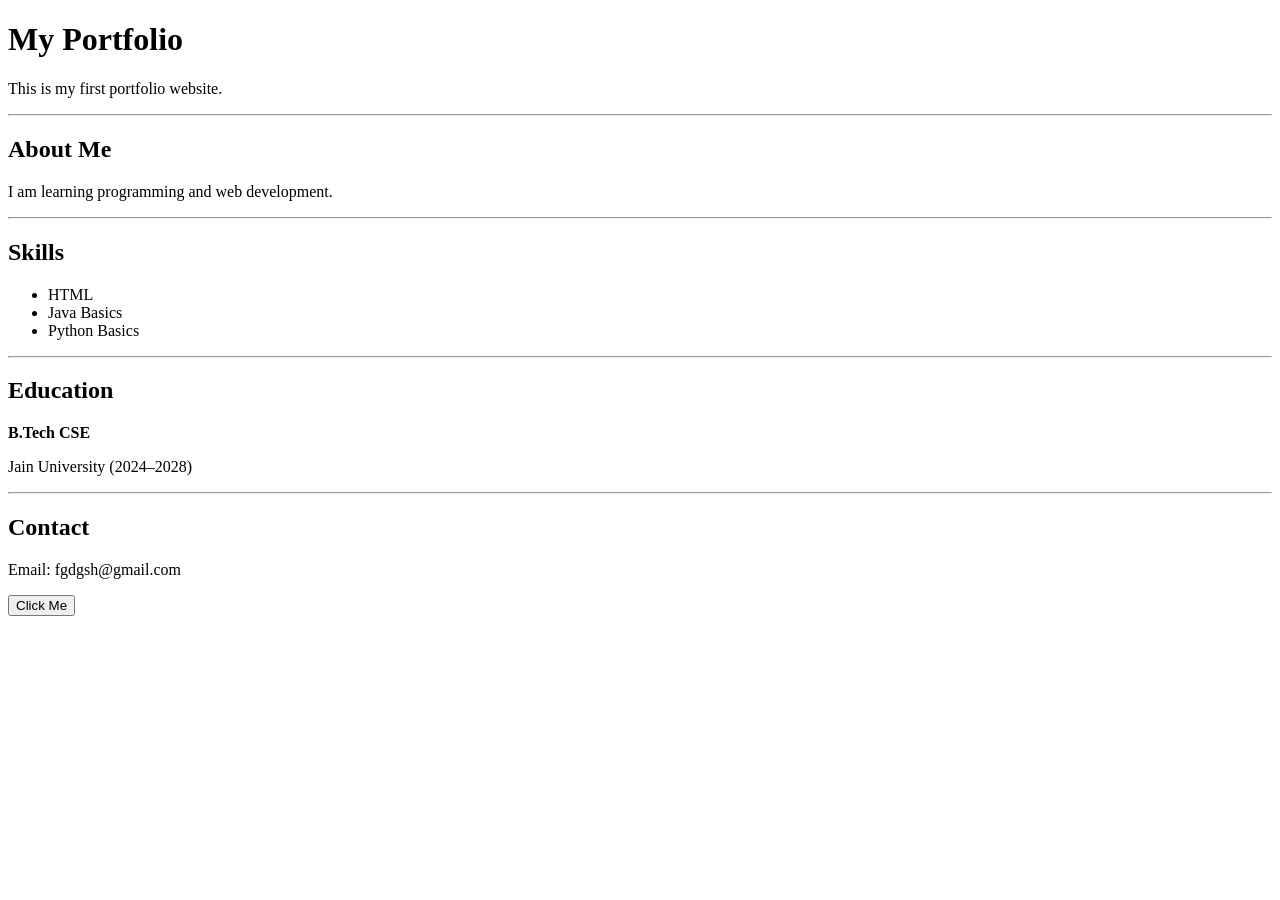
<file: experiment7a.html>
<!DOCTYPE html>
<html>
<head>
    <title>My Portfolio</title>

    <script>
        function showMessage() {
            alert("Welcome to my Portfolio!");
        }
    </script>
</head>

<body>

<h1>My Portfolio</h1>
<p>This is my first portfolio website.</p>
<hr>

<h2>About Me</h2>
<p>
    I am learning programming and web development.
</p>
<hr>

<h2>Skills</h2>
<ul>
    <li>HTML</li>
    <li>Java Basics</li>
    <li>Python Basics</li>
</ul>
<hr>

<h2>Education</h2>
<p><strong>B.Tech CSE</strong></p>
<p>Jain University (2024–2028)</p>
<hr>

<h2>Contact</h2>
<p>Email: fgdgsh@gmail.com</p>

<button onclick="showMessage()">Click Me</button>

</body>
</html>
</file>
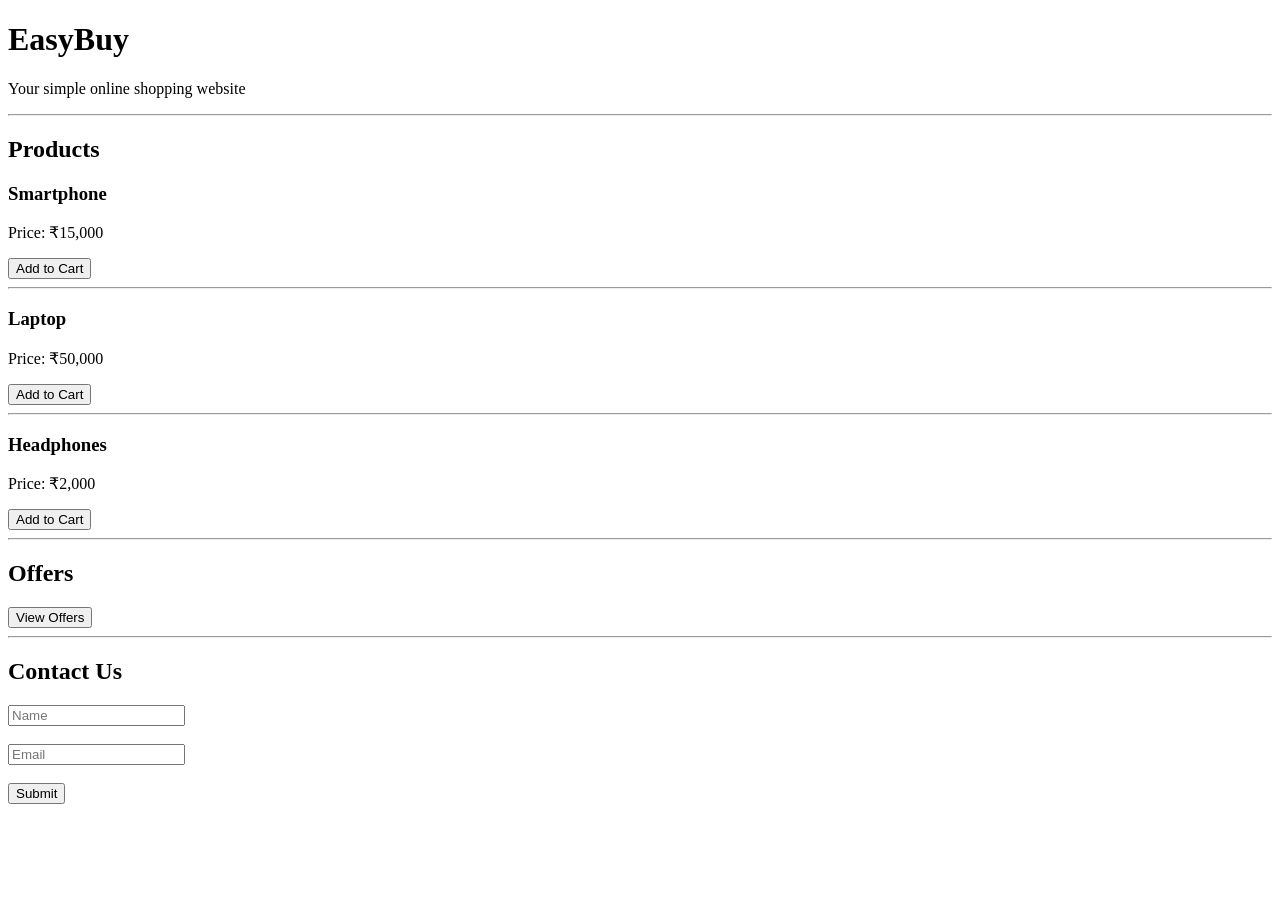
<file: experiment7b.html>
<!DOCTYPE html>
<html>
<head>
    <title>EasyBuy E-Commerce</title>

    <script>
        function addToCart(product) {
            alert(product + " added to cart!");
        }

        function showOffers() {
            alert("20% OFF on Smartphones\nFree Delivery above ₹1000");
        }

        function submitForm() {
            let name = document.getElementById("name").value;
            alert("Thank you " + name + "! Form submitted.");
            return false;
        }
    </script>
</head>

<body>

<h1>EasyBuy</h1>
<p>Your simple online shopping website</p>
<hr>

<h2>Products</h2>

<h3>Smartphone</h3>
<p>Price: ₹15,000</p>
<button onclick="addToCart('Smartphone')">Add to Cart</button>

<hr>

<h3>Laptop</h3>
<p>Price: ₹50,000</p>
<button onclick="addToCart('Laptop')">Add to Cart</button>

<hr>

<h3>Headphones</h3>
<p>Price: ₹2,000</p>
<button onclick="addToCart('Headphones')">Add to Cart</button>

<hr>

<h2>Offers</h2>
<button onclick="showOffers()">View Offers</button>

<hr>

<h2>Contact Us</h2>

<form onsubmit="return submitForm()">
    <input type="text" id="name" placeholder="Name" required><br><br>
    <input type="email" placeholder="Email" required><br><br>

    <input type="submit" value="Submit">
</form>

</body>
</html>
</file>
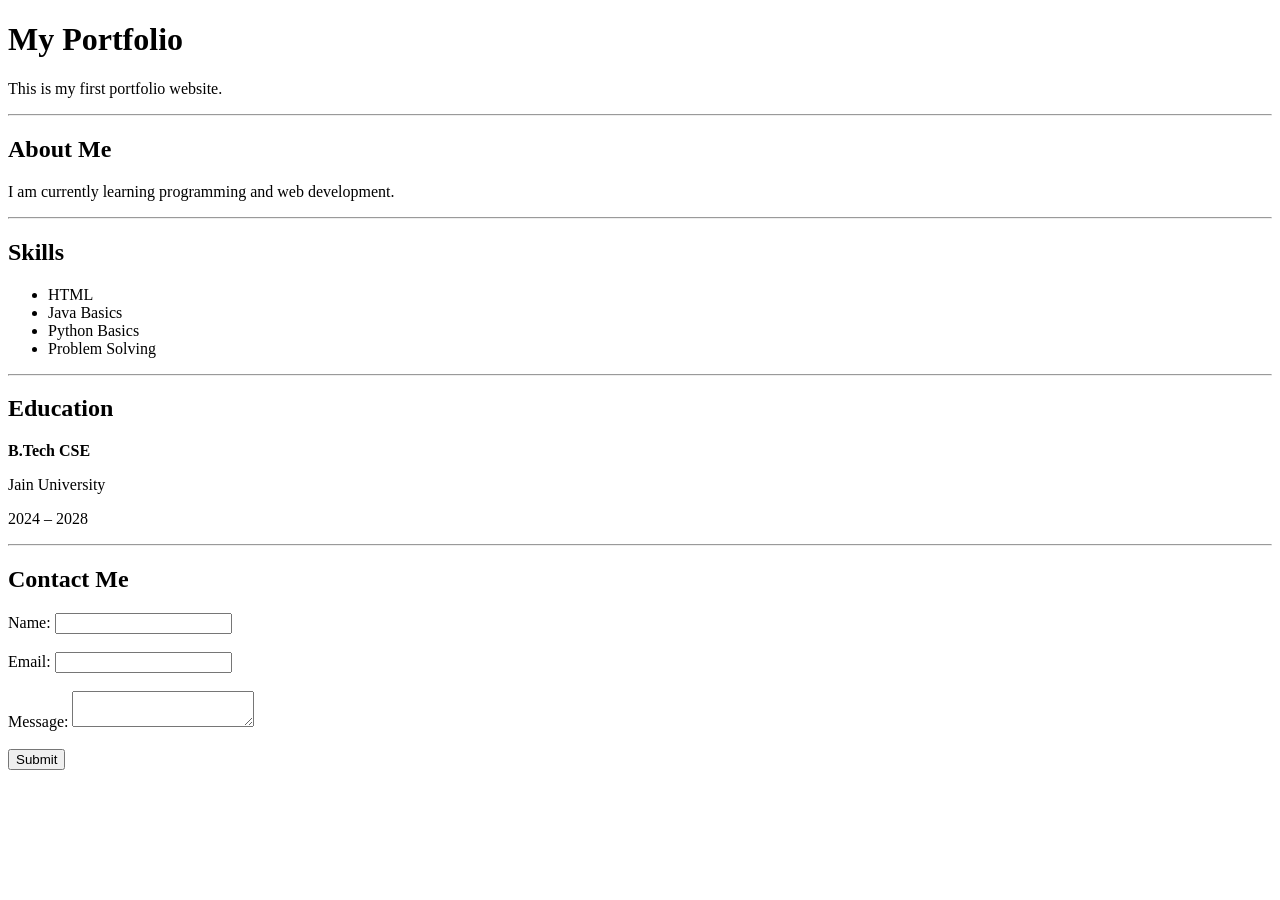
<file: experiment8a.html>
<!DOCTYPE html>
<html>
<head>
    <title>My Portfolio</title>
</head>

<body>

<h1>My Portfolio</h1>
<p>This is my first portfolio website.</p>
<hr>

<h2>About Me</h2>
<p>
    I am currently learning programming and web development.
</p>
<hr>

<h2>Skills</h2>
<ul>
    <li>HTML</li>
    <li>Java Basics</li>
    <li>Python Basics</li>
    <li>Problem Solving</li>
</ul>
<hr>

<h2>Education</h2>
<p><strong>B.Tech CSE</strong></p>
<p>Jain University</p>
<p>2024 – 2028</p>

<hr>

<h2>Contact Me</h2>


<form action="portfolio.php" method="POST">
    Name: <input type="text" name="name"><br><br>
    Email: <input type="text" name="email"><br><br>
    Message: <textarea name="message"></textarea><br><br>

    <input type="submit" value="Submit">
</form>

</body>
</html>
</file>
<file: style2.css>
body {
    margin: 0;
    font-family: Arial, sans-serif;
    background-color: #0f172a;   
    color: #ffffff;
}


nav {
    background-color: #1e293b;
}

nav a {
    color: #ffffff;
}

nav a:hover {
    color: #38bdf8;
}


h1, h2, h3 {
    color: #ffffff;
}


.card {
    background-color: #1e293b;
    border-radius: 10px;
    padding: 20px;
    box-shadow: 0 0 15px rgba(0,0,0,0.5);
}


.price {
    color: #38bdf8;
    font-weight: bold;
}


button {
    background: linear-gradient(to right, #3b82f6, #6366f1);
    color: white;
    border: none;
    padding: 10px 20px;
    border-radius: 20px;
    cursor: pointer;
}

button:hover {
    opacity: 0.9;
}


footer {
    background-color: #1e293b;
    color: white;
    text-align: center;
    padding: 15px;
}

@keyframes gradientBG {
    0% { background-position: 0% 50%; }
    50% { background-position: 100% 50%; }
    100% { background-position: 0% 50%; }
}


.product-container {
    display: grid;
    grid-template-columns: repeat(3, 1fr);
    gap: 35px;
    padding: 50px;
}


.card {
    background: rgba(255, 255, 255, 0.25);
    backdrop-filter: blur(10px);
    border-radius: 20px;
    padding: 25px;
    text-align: center;
    box-shadow: 0 10px 25px rgba(0,0,0,0.15);
    transition: all 0.4s ease;
    display: flex;
    flex-direction: column;
    justify-content: space-between;
}


.card:hover {
    transform: translateY(-12px);
    box-shadow: 0 20px 40px rgba(0,0,0,0.25);
}


.img-box {
    width: 100%;
    height: 180px;
    display: flex;
    justify-content: center;
    align-items: center;
}

.product-img {
    max-width: 100%;
    max-height: 100%;
    object-fit: contain;
    transition: 0.4s ease;
}

.card:hover .product-img {
    transform: scale(1.1);
}


.price {
    color: #2e7d32;
    font-weight: bold;
    font-size: 18px;
}


button {
    padding: 12px;
    border: none;
    border-radius: 30px;
    background: linear-gradient(to right, #ff512f, #dd2476);
    color: white;
    font-size: 15px;
    cursor: pointer;
    transition: 0.3s ease;
}

button:hover {
    transform: scale(1.08);
    box-shadow: 0 5px 15px rgba(0,0,0,0.3);
}


.contact-box {
    display: flex;
    justify-content: center;
    padding: 50px;
}

form {
    background: white;
    padding: 30px;
    border-radius: 15px;
    width: 350px;
    box-shadow: 0 10px 25px rgba(0,0,0,0.2);
    display: flex;
    flex-direction: column;
    gap: 15px;
}

input {
    padding: 10px;
    border-radius: 8px;
    border: 1px solid #ccc;
}

input:focus {
    border-color: #764ba2;
    outline: none;
}


details {
    transition: 0.3s;
}

details:hover {
    transform: scale(1.03);
}
</file>
<file: style3.css>
body {
    margin: 0;
    height: 100vh;
    display: flex;
    justify-content: center;
    align-items: center;
    font-family: Arial, sans-serif;
    background: linear-gradient(135deg, #667eea, #764ba2);
}

.calculator {
    background: #1e1e2f;
    padding: 20px;
    border-radius: 15px;
    box-shadow: 0 10px 25px rgba(0,0,0,0.4);
    width: 320px;
}

#display {
    width: 100%;
    height: 50px;
    font-size: 22px;
    text-align: right;
    margin-bottom: 15px;
    border: none;
    border-radius: 8px;
    padding-right: 10px;
    background: #2d2d44;
    color: white;
}

.buttons {
    display: grid;
    grid-template-columns: repeat(4, 1fr);
    gap: 10px;
}

button {
    height: 50px;
    font-size: 18px;
    border: none;
    border-radius: 8px;
    cursor: pointer;
    background: #3b3b5c;
    color: white;
    transition: 0.2s;
}

button:hover {
    background: #57578a;
}

.operator {
    background: #ff8c42;
}

.equal {
    background: #00c896;
    grid-column: span 2;
}

.clear {
    background: #ff4d4d;
}

@media(max-width: 400px){
    .calculator {
        width: 95%;
    }
}
</file>
